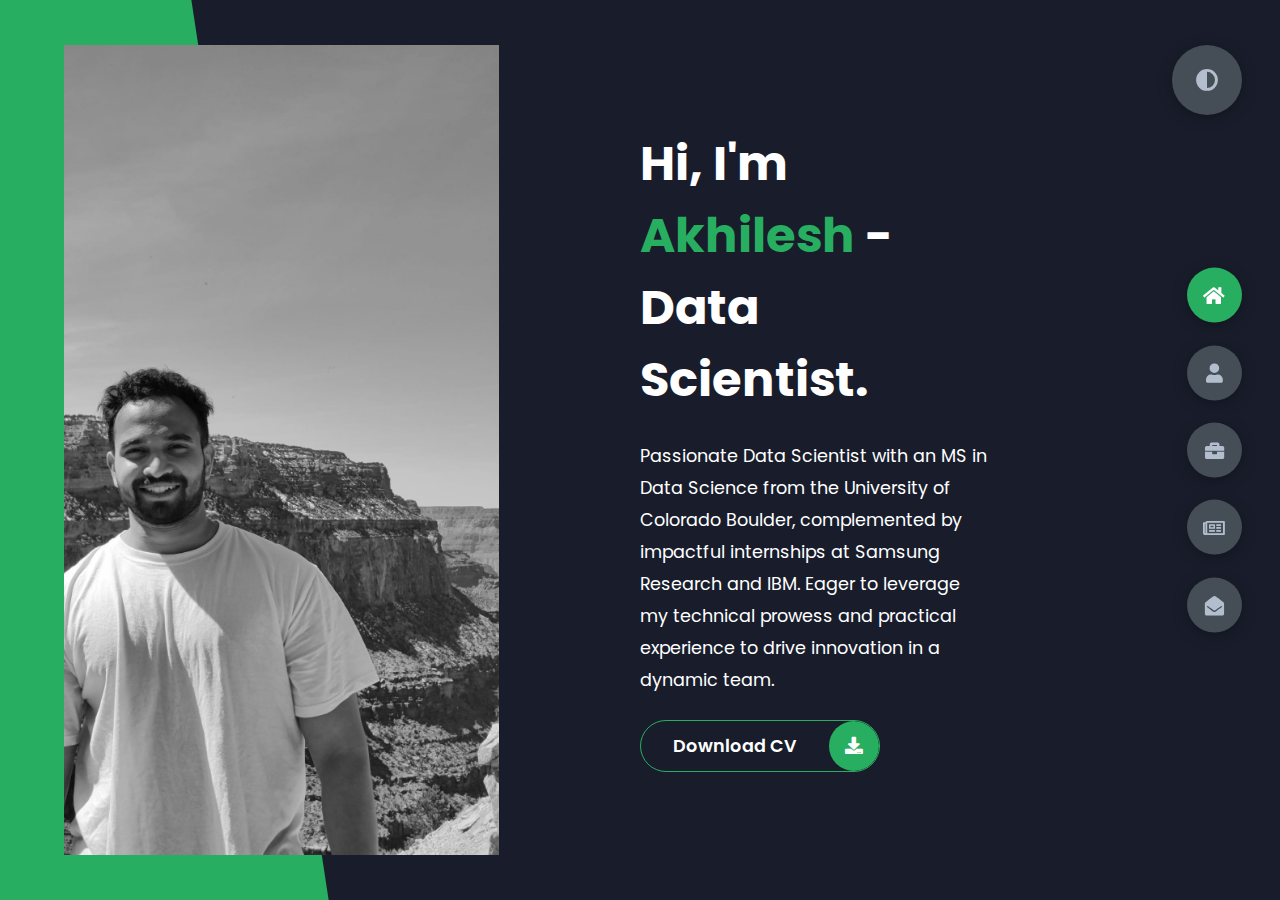
<file: index.html>
<!DOCTYPE html>
<html lang="en">
<head>
    <meta charset="UTF-8">
    <meta http-equiv="X-UA-Compatible" content="IE=edge">
    <meta name="viewport" content="width=device-width, initial-scale=1.0">
    <title>Portfolio</title>
    <link rel="stylesheet" href="styles/styles.css">
    <link rel="preconnect" href="https://fonts.googleapis.com">
    <link rel="preconnect" href="https://fonts.gstatic.com" crossorigin>
    <link rel="stylesheet" href="https://cdnjs.cloudflare.com/ajax/libs/font-awesome/5.15.4/css/all.min.css" integrity="sha512-1ycn6IcaQQ40/MKBW2W4Rhis/DbILU74C1vSrLJxCq57o941Ym01SwNsOMqvEBFlcgUa6xLiPY/NS5R+E6ztJQ==" crossorigin="anonymous" referrerpolicy="no-referrer" />
    <link href="https://fonts.googleapis.com/css2?family=Poppins:wght@400;500;600;700;800&display=swap" rel="stylesheet">
</head>
<body class="main-content">
    <header class="container header active" id="home">
        <div class="header-content">
            <div class="left-header">
                <div class="h-shape"></div>
                <div class="image">
                    <img src="img/hero.jpeg" alt="">
                </div>
            </div>
            <div class="right-header">
                <h1 class="name">
                    Hi, I'm <span>Akhilesh</span>
                    - Data Scientist.
                </h1>
                <p>
                    Passionate Data Scientist with an MS in Data Science from the University of Colorado Boulder, complemented by impactful internships at Samsung Research and IBM. Eager to leverage my technical prowess and practical experience to drive innovation in a dynamic team.
                </p>
                <div class="btn-con">
                    <a href="Akhilesh_Patil_Resume.pdf" download="Akhilesh_Patil_Resume.pdf" class="main-btn">
                        <span class="btn-text">Download CV</span>
                        <span class="btn-icon"><i class="fas fa-download"></i></span>
                    </a>
                </div>
            </div>
        </div>
    </header>
    <main>
        <section class="container about" id="about">
            <div class="main-title">
                <h2>About <span>me</span><span class="bg-text">my stats</span></h2>
            </div>
            <div class="about-container">
                <div class="left-about">
                    <h4>Information About me</h4>
                    <p>
                        Hello! I'm Akhilesh Prashant Patil, a data enthusiast from Mountain View, California. I hold a Master's in Data Science from the University of Colorado Boulder and a Bachelor's in Computer Science from Ramaiah Institute of Technology.
                     </p>
                     <p> 
                        I've excelled as a Software Engineering Intern at Samsung, tackling user recommendations and cold start challenges. Additionally, I've worked as a Data Scientist at I.B.M., leading E.T.L. pipeline deployments and creating insightful dashboards.
                    </p>
                    <div class="btn-con">
                        <a href="Akhilesh_Patil_Resume.pdf" download="Akhilesh_Patil_Resume.pdf" class="main-btn">
                            <span class="btn-text">Download CV</span>
                            <span class="btn-icon"><i class="fas fa-download"></i></span>
                        </a>
                    </div>
                </div>
                <div class="right-about">
                    <div class="about-item">
                        <div class="abt-text">
                            <p class="large-text">20+</p>
                            <p class="small-text">Projects <br /> Completed</p>
                        </div>
                    </div>
                    <div class="about-item">
                        <div class="abt-text">
                            <p class="large-text">5</p>
                            <p class="small-text">Years of <br /> data science experience</p>
                        </div>
                    </div>
                    <div class="about-item">
                        <div class="abt-text">
                            <p class="large-text">6+</p>
                            <p class="small-text"> Publications </p>
                        </div>
                    </div>
                    <div class="about-item">
                        <div class="abt-text">
                            <p class="large-text">10+</p>
                            <p class="small-text">ML Tools <br /> known</p>
                        </div>
                    </div>
                </div>
            </div>
            <div class="about-stats">
                <h4 class="stat-title">My Skills</h4>
                <div class="progress-bars">
                    <div class="progress-bar">
                        <p class="prog-title">Python</p>
                        <div class="progress-con">
                            <p class="prog-text">90%</p>
                            <div class="progress">
                                <span class="html"></span>
                            </div>
                        </div>
                    </div>
                    <div class="progress-bar">
                        <p class="prog-title">SQL</p>
                        <div class="progress-con">
                            <p class="prog-text">80%</p>
                            <div class="progress">
                                <span class="css"></span>
                            </div>
                        </div>
                    </div>
                    <div class="progress-bar">
                        <p class="prog-title">R Programming</p>
                        <div class="progress-con">
                            <p class="prog-text">85%</p>
                            <div class="progress">
                                <span class="js"></span>
                            </div>
                        </div>
                    </div>
                    <div class="progress-bar">
                        <p class="prog-title">Machine Learning</p>
                        <div class="progress-con">
                            <p class="prog-text">90%</p>
                            <div class="progress">
                                <span class="react"></span>
                            </div>
                        </div>
                    </div>
                    <div class="progress-bar">
                        <p class="prog-title">Deep Learning</p>
                        <div class="progress-con">
                            <p class="prog-text">87%</p>
                            <div class="progress">
                                <span class="node"></span>
                            </div>
                        </div>
                    </div>
                    <div class="progress-bar">
                        <p class="prog-title">Natural Language Processing</p>
                        <div class="progress-con">
                            <p class="prog-text">80%</p>
                            <div class="progress">
                                <span class="python"></span>
                            </div>
                        </div>
                    </div>
                </div>
            </div>
            <h4 class="stat-title">My Timeline</h4>
            <div class="timeline">
                <div class="timeline-item">
                    <div class="tl-icon">
                        <i class="fas fa-briefcase"></i>
                    </div>
                    <p class="tl-duration">May 2023 - present</p>
                    <h5>Course Facilitator<span>C.U. Boulder - Data Science</span></h5>
                    <p>
                        Facilitating subjects like Data Science as a Field, Ethical issues in Data Science and Fundementals of Data Visualization
                    </p>
                </div>
                <div class="timeline-item">
                    <div class="tl-icon">
                        <i class="fas fa-briefcase"></i>
                    </div>
                    <p class="tl-duration">May 2023 - Aug 2023</p>
                    <h5>Software Engineer Intern<span> - Samsung Research America</span></h5>
                    <p>
                        Audited current methodologies to solve user-based recommendations for Bixby users of up to 6 months of historic data.
                    </p>
                </div>
                <div class="timeline-item">
                    <div class="tl-icon">
                        <i class="fas fa-briefcase"></i>
                    </div>
                    <p class="tl-duration">May 2022 - Present</p>
                    <h5>M.S in Data Science<span> - C.U Boulder</span></h5>
                    <p>
                        Completed courses like Intro to Statistics and Probability, Linear Models in R, Data Mining, Machine Learning and Text mining 
                    </p>
                </div>
                <div class="timeline-item">
                    <div class="tl-icon">
                        <i class="fas fa-briefcase"></i>
                    </div>
                    <p class="tl-duration">Jun 2019 - Jul 2022</p>
                    <h5>Data Scientist<span> - I.B.M. India Pvt. Ltd.</span></h5>
                    <p>
                        Led deployment of E.T.L. pipeline on IBM Cloud, processing 10+ daily client file updates.
                        Directed code development for an audio analytics dashboard serving telecom customers to visualize 22 K.P.Is in one go.
                        Coordinated with Business Analysts to manage 50+ K.P.Is for a Sustainability Development client.
                    </p>
                </div>
                <div class="timeline-item">
                    <div class="tl-icon">
                        <i class="fas fa-briefcase"></i>
                    </div>
                    <p class="tl-duration">Jun 2015 - May 2019</p>
                    <h5>Computer Science<span> - Ramaiah Institute of Technology</span></h5>                    
                    <p>
                        Explored and compiled research on an edge-based solution for audio emotion classification by analyzing the human tone.
                    </p>
                </div>
                <div class="timeline-item">
                    <div class="tl-icon">
                        <i class="fas fa-briefcase"></i>
                    </div>
                    <p class="tl-duration">Feb 2019 - May 2019</p>
                    <h5>A.I Research intern<span> - Robert Bosch</span></h5>
                    <p>
                        Awarded the best all-around outgoing student during graduation from undergraduate studies at Ramaiah Insti-tute of Technology.
                    </p>
                </div>
            </div>
        </section>
        <section class="container" id="portfolio">
            <div class="main-title">
                <h2>My <span>Portfolio</span><span class="bg-text">My Work</span></h2>
            </div>
            <p class="port-text">
                Here is some of my work that I've done in various programming languages.
            </p>
            <div class="portfolios">
                <div class="portfolio-item">
                    <div class="image">
                        <img src="img/port1.jpg" alt="">
                    </div>
                    <div class="hover-items">
                        <h3>Demographic Analysis</h3>
                        <div class="icons">
                            <a href="https://github.com/Akhilesh97/ml-website" class="icon">
                                <i class="fab fa-github"></i>
                            </a>
                            <a href="#" class="icon">
                                <i class="fab fa-behance"></i>
                            </a>
                            <a href="#" class="icon">
                                <i class="fab fa-youtube"></i>
                            </a>
                        </div>
                    </div>
                </div>
                <div class="portfolio-item">
                    <div class="image">
                        <img src="img/port2.jpg" alt="">
                    </div>
                    <div class="hover-items">
                        <h3>Analysis on Soda Taxes</h3>
                        <div class="icons">
                            <a href="https://github.com/Akhilesh97/text-mining-project" class="icon">
                                <i class="fab fa-github"></i>
                            </a>
                            <a href="#" class="icon">
                                <i class="fab fa-behance"></i>
                            </a>
                            <a href="#" class="icon">
                                <i class="fab fa-youtube"></i>
                            </a>
                        </div>
                    </div>
                </div>
                <div class="portfolio-item">
                    <div class="image">
                        <img src="img/port3.jpg" alt="">
                    </div>
                    <div class="hover-items">
                        <h3>Stock Buff</h3>
                        <div class="icons">
                            <a href="https://github.com/Akhilesh97/StockBuff_Deployment" class="icon">
                                <i class="fab fa-github"></i>
                            </a>
                            <a href="#" class="icon">
                                <i class="fab fa-behance"></i>
                            </a>
                            <a href="#" class="icon">
                                <i class="fab fa-youtube"></i>
                            </a>
                        </div>
                    </div>
                </div>
                <div class="portfolio-item">
                    <div class="image">
                        <img src="img/port4.jpg" alt="">
                    </div>
                    <div class="hover-items">
                        <h3>Student GPA Prediction</h3>
                        <div class="icons">
                            <a href="https://github.com/Akhilesh97/Student-Grade-Point-Predictor" class="icon">
                                <i class="fab fa-github"></i>
                            </a>
                            <a href="#" class="icon">
                                <i class="fab fa-behance"></i>
                            </a>
                            <a href="#" class="icon">
                                <i class="fab fa-youtube"></i>
                            </a>
                        </div>
                    </div>
                </div>
                <div class="portfolio-item">
                    <div class="image">
                        <img src="img/port5.png" alt="">
                    </div>
                    <div class="hover-items">
                        <h3>Unsupervised Learning</h3>
                        <div class="icons">
                            <a href="https://github.com/Akhilesh97/Unsupervised-Learning" class="icon">
                                <i class="fab fa-github"></i>
                            </a>
                            <a href="#" class="icon">
                                <i class="fab fa-behance"></i>
                            </a>
                            <a href="#" class="icon">
                                <i class="fab fa-youtube"></i>
                            </a>
                        </div>
                    </div>
                </div>
                <div class="portfolio-item">
                    <div class="image">
                        <img src="img/port6.png" alt="">
                    </div>
                    <div class="hover-items">
                        <h3>Question Paper Builder</h3>
                        <div class="icons">
                            <a href="https://github.com/Akhilesh97/QuestionPaperBuilder" class="icon">
                                <i class="fab fa-github"></i>
                            </a>
                            <a href="#" class="icon">
                                <i class="fab fa-behance"></i>
                            </a>
                            <a href="#" class="icon">
                                <i class="fab fa-youtube"></i>
                            </a>
                        </div>
                    </div>
                </div>                
            </div>
        </section>
        <section class="container" id="blogs">
            <div class="blogs-content">
                <div class="main-title">
                    <h2>My <span>Publications</span><span class="bg-text">My Publications</span></h2>
                </div>
                <div class="blogs">
                    <div class="blog">
                        <img src="img/blog1.jpg" alt="">
                        <div class="blog-text">
                            <h4>
                                Simulating the Concept of Self Driving Cars
                            </h4>
                            <p>
                               Testing before deployment is crucial for software/hardware. An effective simulated environment ensures functionality. Our research creates such an environment for self-driving cars. It aids tech companies in algorithm testing and designing test scenarios. The simulation involves an agent overcoming obstacles, mirroring a game.
                            </p>
                        </div>
                        <div class="hover-items">
                            <h3>Date of Issue</h3>
                            <div class="icons">
                                <a href="https://doi.org/10.1007/978-981-15-7106-0_32" class="icon">
                                    Springer
                                </a>                                
                            </div>
                        </div>
                    </div>
                    <div class="blog">
                        <img src="img/blog2.png" alt="">
                        <div class="blog-text">
                            <h4>
                               A Semiautomated Question Paper Builder Using Long Short-Term Memory Neural Networks. 
                            </h4>
                            <p>
                                We propose an automated question paper generation model using deep learning. Our LSTM-based approach classifies questions by taxonomy level and chapter, predicting marks. This reduces human effort in question allocation and maintains standards in paper creation.
                            </p>
                        </div>
                        <div class="hover-items">
                            <h3>Date of Issue</h3>
                            <div class="icons">
                                <a href="https://doi.org/10.1007/978-981-13-5953-8_29" class="icon">
                                    Springer
                                </a>                                
                            </div>
                        </div>
                    </div>
                    <div class="blog">
                        <img src="img/blog3.jpg" alt="">
                        <div class="blog-text">
                            <h4>
                                A Study of Opinion Mining and Data Mining Techniques to Analyse the Cryptocurrency Market
                            </h4>
                            <p>
                                Predicting crypto values using LSTM model with sentiment analysis: Bitcoin, Litecoin, Ethereum. Comparison with opinion mining for market insight
                            </p>
                        </div>
                        <div class="hover-items">
                            <h3>Date of Issue</h3>
                            <div class="icons">
                                <a href="https://ieeexplore.ieee.org/document/8768762" class="icon">
                                    I.E.E.E Xplore
                                </a>                                
                            </div>
                        </div>
                    </div>
                    <div class="blog">
                        <img src="img/blog4.jpg" alt="">
                        <div class="blog-text">
                            <h4>
                                An Effective Natural Language Understanding Model Using Deep Learning and PyDial Toolkit
                            </h4>
                            <p>
                                Efficient bi-directional LSTM-based model enhances human-like understanding in spoken dialogue systems. It identifies slots using an ontology, aiding user tasks. Novel methodology enables domain-adaptable NLU models with 86% accuracy, ideal for voice-based agents
                            </p>
                        </div>
                        <div class="hover-items">
                            <h3>Date of Issue</h3>
                            <div class="icons">
                                <a href="https://ieeexplore.ieee.org/document/8524463" class="icon">
                                    I.E.E.E Xplore
                                </a>                                
                            </div>
                        </div>
                    </div>
                    <div class="blog">
                        <img src="img/port4.jpg" alt="">
                        <div class="blog-text">
                            <h4>
                            Effective Deep Learning Model to Predict Student Grade Point Averages
                            </h4>
                            <p>
                                This paper compares deep learning techniques for predicting student performance, focusing on recurrent neural networks (RNNs). Various RNN architectures were evaluated, with Bi-directional long short-term memory networks showing the lowest error (8.2%). Results were compared to other models in sections VIII and IX. This method's novelty lies in its memory-based approach, capturing score order relationships bidirectionally, outperforming decision trees, SVMs, and feed forward neural networks.
                            </p>
                        </div>
                        <div class="hover-items">
                            <h3>Date of Issue</h3>
                            <div class="icons">
                                <a href="https://ieeexplore.ieee.org/document/8524317" class="icon">
                                    I.E.E.E Xplore
                                </a>                                
                            </div>
                        </div>
                    </div>
                    <div class="blog">
                        <img src="img/blog6.jpg" alt="">
                        <div class="blog-text">
                            <h4>
                                Unsupervised Techniques to Develop a Social Networking Platform in an Educational Institute
                            </h4>
                            <p>
                                In today's diverse world, people naturally gravitate towards those who share their interests, forming connections at work, school, and within communities. Imagine a large institution admitting numerous students annually. Many are strangers, hindering educational collaboration. Our aim is to seamlessly connect students through unsupervised methods, fostering better interactions.
                            </p>
                        </div>
                        <div class="hover-items">
                            <h3>Date of Issue</h3>
                            <div class="icons">
                                <a href="https://ieeexplore.ieee.org/document/8524317" class="icon">
                                    I.E.E.E Xplore
                                </a>                                
                            </div>
                        </div>
                    </div>
                </div>
            </div>
        </section>
        <section class="container contact" id="contact">
            <div class="contact-container">
                <div class="main-title">
                    <h2>Contact <span>Me</span><span class="bg-text">Contact</span></h2>
                </div>
                <div class="contact-content-con">
                    <div class="left-contact">
                        <h4>Contact me here</h4>
                        <p>
                            Akhilesh Patil
                            University of Colorado, Boulder
                            Colorado - 80302
                        </p>
                        <div class="contact-info">
                            <div class="contact-item">
                                <div class="icon">
                                    <i class="fas fa-map-marker-alt"></i>
                                    <span>Location</span>
                                </div>
                                <p>
                                    : Colorado, United States
                                </p>
                            </div>
                            <div class="contact-item">
                                <div class="icon">
                                    <i class="fas fa-envelope"></i>
                                    <span>Email</span>
                                </div>
                                <p>
                                    <span>: akpa2888@colorado.edu</span>
                                </p>
                            </div>
                            <div class="contact-item">
                                <div class="icon">
                                    <i class="fas fa-user-graduate"></i>
                                    <span>Education</span>
                                </div>
                                <p>
                                    <span>: University of Colorado, Boulder</span>
                                </p>
                            </div>
                            <div class="contact-item">
                                <div class="icon">
                                    <i class="fas fa-user-graduate"></i>
                                    <span>Mobile Number</span>
                                </div>
                                <p>
                                    <span>: +17208438588</span>
                                </p>
                            </div>
                            <div class="contact-item">
                                <div class="icon">
                                    <i class="fas fa-globe-africa"></i>
                                    <span>Languages</span>
                                </div>
                                <p>
                                    <span>: English</span>
                                </p>
                            </div>
                        </div>
                        <div class="contact-icons">
                            <div class="contact-icon">
                                <a href="www.facebook.com" target="_blank">
                                    <i class="fab fa-facebook-f"></i>
                                </a>
                                <a href="#" target="_blank">
                                    <i class="fab fa-twitter"></i>
                                </a>
                                <a href="https://github.com/Akhilesh97" target="_blank">
                                    <i class="fab fa-github"></i>
                                </a>
                                <a href="#" target="_blank">
                                    <i class="fab fa-youtube"></i>
                                </a>
                            </div>
                        </div>
                    </div>
                    
                </div>
            </div>
        </section>
    </main>

    <div class="controls">
        <div class="control active-btn" data-id="home" >
            <i class="fas fa-home"></i>
        </div>
        <div class="control" data-id="about">
            <i class="fas fa-user"></i>
        </div>
        <div class="control" data-id="portfolio">
            <i class="fas fa-briefcase"></i>
        </div>
        <div class="control" data-id="blogs">
            <i class="far fa-newspaper"></i>
        </div>
        <div class="control" data-id="contact">
            <i class="fas fa-envelope-open"></i>
        </div>
    </div>
    <div class="theme-btn">
        <i class="fas fa-adjust"></i>
    </div>
    <script src="app.js"></script>
</body>
</html>
</file>
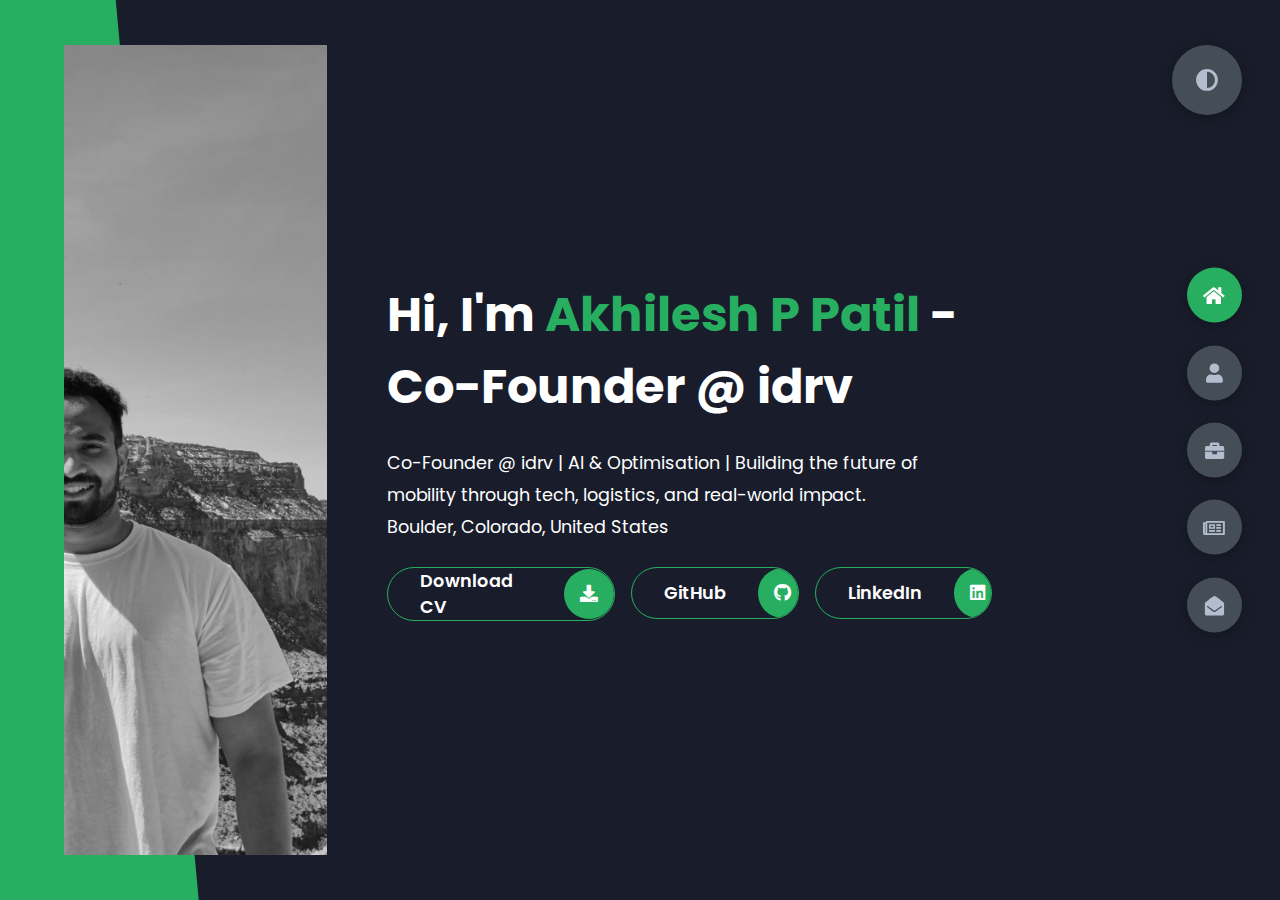
<file: profile.html>
<!DOCTYPE html>
<html lang="en">
<head>
    <meta charset="UTF-8">
    <meta http-equiv="X-UA-Compatible" content="IE=edge">
    <meta name="viewport" content="width=device-width, initial-scale=1.0">
    <title>Akhilesh Pati | Profile</title>
    <link rel="stylesheet" href="styles/styles.css">
    <link rel="preconnect" href="https://fonts.googleapis.com">
    <link rel="preconnect" href="https://fonts.gstatic.com" crossorigin>
    <link rel="stylesheet" href="https://cdnjs.cloudflare.com/ajax/libs/font-awesome/5.15.4/css/all.min.css" crossorigin="anonymous" />
    <link href="https://fonts.googleapis.com/css2?family=Poppins:wght@400;500;600;700;800&display=swap" rel="stylesheet">
</head>
<body class="main-content">
    <header class="container header active" id="home">
        <div class="header-content">
            <div class="left-header">
                <div class="h-shape"></div>
                <div class="image">
                    <img src="img/hero.jpeg" alt="Akhilesh Pati">
                </div>
            </div>
            <div class="right-header">
                <h1 class="name">
                    Hi, I'm <span>Akhilesh P Patil</span> - Co-Founder @ idrv
                </h1>
                <p>
                    Co-Founder @ idrv | AI & Optimisation | Building the future of mobility through tech, logistics, and real-world impact.<br>
                    Boulder, Colorado, United States
                </p>
                <div class="btn-con">
                    <a href="Akhilesh_Patil_Resume.pdf" download="Akhilesh_Patil_Resume.pdf" class="main-btn">
                        <span class="btn-text">Download CV</span>
                        <span class="btn-icon"><i class="fas fa-download"></i></span>
                    </a>
                    <a href="https://github.com/Akhilesh97" target="_blank" class="main-btn" style="margin-left: 1rem;">
                        <span class="btn-text">GitHub</span>
                        <span class="btn-icon"><i class="fab fa-github"></i></span>
                    </a>
                    <a href="https://www.linkedin.com/in/akhilesh199797" target="_blank" class="main-btn" style="margin-left: 1rem;">
                        <span class="btn-text">LinkedIn</span>
                        <span class="btn-icon"><i class="fab fa-linkedin"></i></span>
                    </a>
                </div>
            </div>
        </div>
    </header>
    <main>
        <section class="container about" id="about">
            <div class="main-title">
                <h2>About <span>me</span><span class="bg-text">summary</span></h2>
            </div>
            <div class="about-container">
                <div class="left-about">
                    <h4>Summary</h4>
                    <p>
                        Co-founder at idrv, leading a high-impact mobility startup from concept to launch (0-1). Built and scaled cross-functional teams, delivered patent-pending AI solutions, and drove real-world transformation in transportation. Passionate about team leadership, product innovation, and leveraging AI/ML for operational excellence and user experience.
                    </p>
                </div>
                <div class="right-about">
                    <div class="about-item">
                        <div class="abt-text">
                            <p class="large-text">6+</p>
                            <p class="small-text">Years <br /> Experience</p>
                        </div>
                    </div>
                    <div class="about-item">
                        <div class="abt-text">
                            <p class="large-text">0-1</p>
                            <p class="small-text">Startup <br /> Launch</p>
                        </div>
                    </div>
                    <div class="about-item">
                        <div class="abt-text">
                            <p class="large-text">10+</p>
                            <p class="small-text">AI/ML <br /> Projects</p>
                        </div>
                    </div>
                    <div class="about-item">
                        <div class="abt-text">
                            <p class="large-text">3x</p>
                            <p class="small-text">Teams <br /> Built</p>
                        </div>
                    </div>
                </div>
            </div>
            <div class="about-stats">
                <h4 class="stat-title">Key Skills</h4>
                <div class="progress-bars">
                    <div class="progress-bar">
                        <p class="prog-title">Predictive Analytics</p>
                        <div class="progress-con">
                            <p class="prog-text">95%</p>
                            <div class="progress">
                                <span class="html"></span>
                            </div>
                        </div>
                    </div>
                    <div class="progress-bar">
                        <p class="prog-title">Data Engineering</p>
                        <div class="progress-con">
                            <p class="prog-text">90%</p>
                            <div class="progress">
                                <span class="css"></span>
                            </div>
                        </div>
                    </div>
                    <div class="progress-bar">
                        <p class="prog-title">Machine Learning</p>
                        <div class="progress-con">
                            <p class="prog-text">92%</p>
                            <div class="progress">
                                <span class="js"></span>
                            </div>
                        </div>
                    </div>
                    <div class="progress-bar">
                        <p class="prog-title">Natural Language Processing (NLP)</p>
                        <div class="progress-con">
                            <p class="prog-text">90%</p>
                            <div class="progress">
                                <span class="react"></span>
                            </div>
                        </div>
                    </div>
                    <div class="progress-bar">
                        <p class="prog-title">Python</p>
                        <div class="progress-con">
                            <p class="prog-text">95%</p>
                            <div class="progress">
                                <span class="node"></span>
                            </div>
                        </div>
                    </div>
                    <div class="progress-bar">
                        <p class="prog-title">Product Leadership</p>
                        <div class="progress-con">
                            <p class="prog-text">90%</p>
                            <div class="progress">
                                <span class="python"></span>
                            </div>
                        </div>
                    </div>
                    <div class="progress-bar">
                        <p class="prog-title">Team Building</p>
                        <div class="progress-con">
                            <p class="prog-text">88%</p>
                            <div class="progress">
                                <span class="css"></span>
                            </div>
                        </div>
                    </div>
                    <div class="progress-bar">
                        <p class="prog-title">Generative AI</p>
                        <div class="progress-con">
                            <p class="prog-text">85%</p>
                            <div class="progress">
                                <span class="html"></span>
                            </div>
                        </div>
                    </div>
                    <div class="progress-bar">
                        <p class="prog-title">Cloud Platforms</p>
                        <div class="progress-con">
                            <p class="prog-text">80%</p>
                            <div class="progress">
                                <span class="js"></span>
                            </div>
                        </div>
                    </div>
                </div>
            </div>
            <h4 class="stat-title">My Timeline</h4>
            <div class="timeline modern-timeline" id="modern-timeline">
                <div class="timeline-item timeline-current" tabindex="0">
                    <div class="timeline-dot"></div>
                    <div class="timeline-content">
                        <div class="timeline-header">
                            <span class="tl-duration">May 2024 - Present</span>
                            <span class="tl-role">Data Scientist, Business Development & Operations</span>
                            <span class="tl-company">@ idrv.ai</span>
                        </div>
                        <div class="tl-summary"><b>Leading AI, business, and operations for a mobility startup.</b></div>
                        <div class="tl-details">
                            <ul class="tl-bullets">
                                <li>Launched idrv from concept to live product (0-1 journey)</li>
                                <li>Built and scaled cross-functional teams</li>
                                <li>Delivered patent-pending AI solutions for mobility</li>
                            </ul>
                        </div>
                    </div>
                </div>
                <div class="timeline-item" tabindex="0">
                    <div class="timeline-dot"></div>
                    <div class="timeline-content">
                        <div class="timeline-header">
                            <span class="tl-duration">Jan 2024 - May 2024</span>
                            <span class="tl-role">Startup Business Innovator</span>
                            <span class="tl-company">@ idrv.ai</span>
                        </div>
                        <div class="tl-summary"><b>Early-stage business and product innovation.</b></div>
                        <div class="tl-details">
                            <ul class="tl-bullets">
                                <li>Developed go-to-market and business strategy</li>
                                <li>Coordinated product, ops, and tech teams</li>
                            </ul>
                        </div>
                    </div>
                </div>
                <div class="timeline-item" tabindex="0">
                    <div class="timeline-dot"></div>
                    <div class="timeline-content">
                        <div class="timeline-header">
                            <span class="tl-duration">May 2023 - May 2024</span>
                            <span class="tl-role">Course Facilitator</span>
                            <span class="tl-company">@ University of Colorado Boulder</span>
                        </div>
                        <div class="tl-summary"><b>Facilitated advanced data science courses.</b></div>
                        <div class="tl-details">
                            <ul class="tl-bullets">
                                <li>Led courses in Data Science, Ethics, Visualization, Algorithms</li>
                                <li>Mentored students in project-based learning</li>
                            </ul>
                        </div>
                    </div>
                </div>
                <div class="timeline-item" tabindex="0">
                    <div class="timeline-dot"></div>
                    <div class="timeline-content">
                        <div class="timeline-header">
                            <span class="tl-duration">May 2023 - Aug 2023</span>
                            <span class="tl-role">Software Engineer Intern</span>
                            <span class="tl-company">@ Samsung Research America</span>
                        </div>
                        <div class="tl-summary"><b>Developed ML solutions for user recommendations.</b></div>
                        <div class="tl-details">
                            <ul class="tl-bullets">
                                <li>Analyzed Bixby user data for personalized recommendations</li>
                                <li>Audited and improved ML methodologies</li>
                            </ul>
                        </div>
                    </div>
                </div>
                <div class="timeline-item" tabindex="0">
                    <div class="timeline-dot"></div>
                    <div class="timeline-content">
                        <div class="timeline-header">
                            <span class="tl-duration">Jul 2019 - Jul 2022</span>
                            <span class="tl-role">Data Scientist</span>
                            <span class="tl-company">@ IBM</span>
                        </div>
                        <div class="tl-summary"><b>Delivered analytics and AI solutions for global clients.</b></div>
                        <div class="tl-details">
                            <ul class="tl-bullets">
                                <li>Built audio emotion recognition and Covid analytics dashboards</li>
                                <li>Led ETL pipeline and explainable AI projects</li>
                                <li>Coordinated KPIs for sustainability and healthcare</li>
                            </ul>
                        </div>
                    </div>
                </div>
                <div class="timeline-item" tabindex="0">
                    <div class="timeline-dot"></div>
                    <div class="timeline-content">
                        <div class="timeline-header">
                            <span class="tl-duration">Feb 2019 - May 2019</span>
                            <span class="tl-role">AI Research Intern</span>
                            <span class="tl-company">@ Robert Bosch Engineering and Business Solutions</span>
                        </div>
                        <div class="tl-summary"><b>Researched edge-based audio emotion classification.</b></div>
                        <div class="tl-details">
                            <ul class="tl-bullets">
                                <li>Developed and tested emotion recognition models</li>
                            </ul>
                        </div>
                    </div>
                </div>
                <div class="timeline-item" tabindex="0">
                    <div class="timeline-dot"></div>
                    <div class="timeline-content">
                        <div class="timeline-header">
                            <span class="tl-duration">May 2018 - Dec 2018</span>
                            <span class="tl-role">Machine Learning Scientist Intern</span>
                            <span class="tl-company">@ Intel Indexer</span>
                        </div>
                        <div class="tl-summary"><b>Worked on deep learning models for analytics.</b></div>
                        <div class="tl-details">
                            <ul class="tl-bullets">
                                <li>Implemented LSTM, RNN, GRU models for data analysis</li>
                            </ul>
                        </div>
                    </div>
                </div>
            </div>
        </section>
        <section class="container" id="portfolio">
            <div class="main-title">
                <h2>My <span>Portfolio</span><span class="bg-text">My Work</span></h2>
            </div>
            <p class="port-text">
                Here is some of my work that I've done in various programming languages.
            </p>
            <div class="portfolios">
                <div class="portfolio-item">
                    <div class="image">
                        <img src="img/port1.jpg" alt="Demographic Analysis">
                    </div>
                    <div class="hover-items">
                        <h3>Demographic Analysis</h3>
                        <div class="icons">
                            <a href="https://github.com/Akhilesh97/ml-website" class="icon" target="_blank">
                                <i class="fab fa-github"></i>
                            </a>
                        </div>
                    </div>
                </div>
                <div class="portfolio-item">
                    <div class="image">
                        <img src="img/port2.jpg" alt="Analysis on Soda Taxes">
                    </div>
                    <div class="hover-items">
                        <h3>Analysis on Soda Taxes</h3>
                        <div class="icons">
                            <a href="https://github.com/Akhilesh97/text-mining-project" class="icon" target="_blank">
                                <i class="fab fa-github"></i>
                            </a>
                        </div>
                    </div>
                </div>
                <div class="portfolio-item">
                    <div class="image">
                        <img src="img/port3.jpg" alt="Stock Buff">
                    </div>
                    <div class="hover-items">
                        <h3>Stock Buff</h3>
                        <div class="icons">
                            <a href="https://github.com/Akhilesh97/StockBuff_Deployment" class="icon" target="_blank">
                                <i class="fab fa-github"></i>
                            </a>
                        </div>
                    </div>
                </div>
                <div class="portfolio-item">
                    <div class="image">
                        <img src="img/port4.jpg" alt="Student GPA Prediction">
                    </div>
                    <div class="hover-items">
                        <h3>Student GPA Prediction</h3>
                        <div class="icons">
                            <a href="https://github.com/Akhilesh97/Student-Grade-Point-Predictor" class="icon" target="_blank">
                                <i class="fab fa-github"></i>
                            </a>
                        </div>
                    </div>
                </div>
                <div class="portfolio-item">
                    <div class="image">
                        <img src="img/port5.png" alt="Unsupervised Learning">
                    </div>
                    <div class="hover-items">
                        <h3>Unsupervised Learning</h3>
                        <div class="icons">
                            <a href="https://github.com/Akhilesh97/Unsupervised-Learning" class="icon" target="_blank">
                                <i class="fab fa-github"></i>
                            </a>
                        </div>
                    </div>
                </div>
                <div class="portfolio-item">
                    <div class="image">
                        <img src="img/port6.png" alt="Question Paper Builder">
                    </div>
                    <div class="hover-items">
                        <h3>Question Paper Builder</h3>
                        <div class="icons">
                            <a href="https://github.com/Akhilesh97/QuestionPaperBuilder" class="icon" target="_blank">
                                <i class="fab fa-github"></i>
                            </a>
                        </div>
                    </div>
                </div>
            </div>
        </section>
        <section class="container" id="blogs">
            <div class="blogs-content">
                <div class="main-title">
                    <h2>My <span>Publications</span><span class="bg-text">My Publications</span></h2>
                </div>
                <div class="blogs">
                    <div class="blog">
                        <img src="img/blog6.jpg" alt="Unsupervised Techniques to Develop a Social Networking Platform in an Educational Institute">
                        <div class="blog-text">
                            <h4>Unsupervised Techniques to Develop a Social Networking Platform in an Educational Institute</h4>
                        </div>
                    </div>
                    <div class="blog">
                        <img src="img/blog1.jpg" alt="Simulating the Concept of Self Driving Cars Using Reinforcement and Deep Q Learning">
                        <div class="blog-text">
                            <h4>Simulating the Concept of Self Driving Cars Using Reinforcement and Deep Q Learning</h4>
                        </div>
                    </div>
                    <div class="blog">
                        <img src="img/blog3.jpg" alt="Predictive Analysis of Tweets on GST in India using Machine Learning">
                        <div class="blog-text">
                            <h4>Predictive Analysis of Tweets on Goods and Services Tax(GST) in India using Machine Learning</h4>
                        </div>
                    </div>
                    <div class="blog">
                        <img src="img/blog4.jpg" alt="An Effective Natural Language Understanding Model Using Deep Learning and PyDial Toolkit">
                        <div class="blog-text">
                            <h4>An Effective Natural Language Understanding Model Using Deep Learning and PyDial Toolkit</h4>
                        </div>
                    </div>
                    <div class="blog">
                        <img src="img/blog2.png" alt="A Semi-Automated Question Paper Builder using Long Short-Term Memory Neural Networks">
                        <div class="blog-text">
                            <h4>A Semi-Automated Question Paper Builder using Long Short-Term Memory Neural Networks</h4>
                        </div>
                    </div>
                </div>
            </div>
        </section>
        <section class="container contact" id="contact">
            <div class="contact-container">
                <div class="main-title">
                    <h2>Contact <span>Me</span><span class="bg-text">Contact</span></h2>
                </div>
                <div class="contact-content-con">
                    <div class="left-contact">
                        <h4>Contact me here</h4>
                        <p>
                            Akhilesh Patil<br>
                            Boulder, Colorado, United States
                        </p>
                        <div class="contact-info">
                            <div class="contact-item">
                                <div class="icon">
                                    <i class="fas fa-phone"></i>
                                    <span>Phone</span>
                                </div>
                                <p>: +1 720-843-8588 (Home)</p>
                            </div>
                            <div class="contact-item">
                                <div class="icon">
                                    <i class="fas fa-envelope"></i>
                                    <span>Email</span>
                                </div>
                                <p><span>: apatil1997@gmail.com</span></p>
                            </div>
                            <div class="contact-item">
                                <div class="icon">
                                    <i class="fab fa-linkedin"></i>
                                    <span>LinkedIn</span>
                                </div>
                                <p><span>: <a href="https://www.linkedin.com/in/akhilesh199797" target="_blank">akhilesh199797</a></span></p>
                            </div>
                        </div>
                        <div class="contact-icons">
                            <div class="contact-icon">
                                <a href="https://github.com/Akhilesh97" target="_blank">
                                    <i class="fab fa-github"></i>
                                </a>
                                <a href="https://www.linkedin.com/in/akhilesh199797" target="_blank">
                                    <i class="fab fa-linkedin"></i>
                                </a>
                            </div>
                        </div>
                    </div>
                </div>
            </div>
        </section>
    </main>
    <div class="controls">
        <div class="control active-btn" data-id="home" >
            <i class="fas fa-home"></i>
        </div>
        <div class="control" data-id="about">
            <i class="fas fa-user"></i>
        </div>
        <div class="control" data-id="portfolio">
            <i class="fas fa-briefcase"></i>
        </div>
        <div class="control" data-id="blogs">
            <i class="far fa-newspaper"></i>
        </div>
        <div class="control" data-id="contact">
            <i class="fas fa-envelope-open"></i>
        </div>
    </div>
    <div class="theme-btn">
        <i class="fas fa-adjust"></i>
    </div>
    <script src="app.js"></script>
    <script>
    // Timeline expand/collapse logic
    const timeline = document.getElementById('modern-timeline');
    const items = timeline.querySelectorAll('.timeline-item');
    items.forEach((item) => {
        // Collapse all by default
        const details = item.querySelector('.tl-details');
        details.style.display = 'none';
        item.classList.remove('expanded');
        item.addEventListener('click', function(e) {
            // Collapse all
            items.forEach((itm) => {
                itm.classList.remove('expanded');
                itm.querySelector('.tl-details').style.display = 'none';
            });
            // Expand this
            item.classList.add('expanded');
            details.style.display = 'block';
        });
        item.addEventListener('keypress', function(e) {
            if (e.key === 'Enter' || e.key === ' ') {
                item.click();
            }
        });
    });
    </script>
    <style>
    .modern-timeline {
        position: relative;
        margin: 3rem 0 2rem 0;
        padding-left: 30px;
        border-left: 3px solid var(--color-secondary);
    }
    .modern-timeline .timeline-item {
        position: relative;
        margin-bottom: 2.5rem;
        transition: box-shadow 0.3s, background 0.3s, border 0.3s;
        background: var(--color-grey-5);
        border-radius: 12px;
        box-shadow: 0 2px 12px rgba(35,41,70,0.07);
        padding: 1.5rem 2rem 1.5rem 2.5rem;
        cursor: pointer;
        border-left: 6px solid transparent;
        outline: none;
    }
    .modern-timeline .timeline-item.timeline-current {
        border-left: 6px solid var(--color-accent);
        background: var(--color-secondary);
        color: var(--color-primary);
        box-shadow: 0 4px 18px rgba(46,196,182,0.13);
    }
    .modern-timeline .timeline-dot {
        position: absolute;
        left: -38px;
        top: 1.5rem;
        width: 22px;
        height: 22px;
        background: var(--color-secondary);
        border-radius: 50%;
        border: 4px solid var(--color-white);
        box-shadow: 0 0 0 4px var(--color-accent);
        z-index: 2;
        transition: background 0.3s;
    }
    .modern-timeline .timeline-item.timeline-current .timeline-dot {
        background: var(--color-accent);
        box-shadow: 0 0 0 6px var(--color-secondary);
    }
    .modern-timeline .timeline-header {
        display: flex;
        flex-wrap: wrap;
        gap: 1rem;
        align-items: center;
        margin-bottom: 0.5rem;
        font-size: 1.1rem;
        font-weight: 600;
    }
    .modern-timeline .tl-duration {
        color: var(--color-accent);
        font-weight: 700;
    }
    .modern-timeline .tl-role {
        color: var(--color-white);
        font-weight: 700;
    }
    .modern-timeline .timeline-current .tl-role {
        color: var(--color-primary);
    }
    .modern-timeline .tl-company {
        color: var(--color-grey-2);
        font-weight: 500;
    }
    .modern-timeline .tl-summary {
        margin-bottom: 0.5rem;
        font-size: 1.05rem;
    }
    .modern-timeline .tl-details {
        display: block;
        margin-bottom: 0.5rem;
        transition: max-height 0.3s, opacity 0.3s;
    }
    .modern-timeline .tl-bullets {
        margin: 0 0 0 1.2rem;
        color: var(--color-grey-2);
        font-size: 1rem;
        padding-left: 0.5rem;
    }
    .modern-timeline .timeline-item:not(.expanded) .tl-details {
        display: none;
    }
    .modern-timeline .timeline-item.expanded, .modern-timeline .timeline-item:focus {
        background: var(--color-secondary);
        color: var(--color-primary);
        box-shadow: 0 6px 24px rgba(46,196,182,0.18);
        border-left: 6px solid var(--color-accent);
        z-index: 1;
    }
    .modern-timeline .timeline-item.expanded .tl-role,
    .modern-timeline .timeline-item.expanded .tl-company,
    .modern-timeline .timeline-item.expanded .tl-summary,
    .modern-timeline .timeline-item.expanded .tl-bullets {
        color: var(--color-primary);
    }
    @media (max-width: 700px) {
        .modern-timeline {
            padding-left: 10px;
        }
        .modern-timeline .timeline-item {
            padding: 1rem 1rem 1rem 1.5rem;
        }
        .modern-timeline .timeline-dot {
            left: -22px;
            width: 16px;
            height: 16px;
        }
    }
    </style>
</body>
</html>
</file>
<file: styles/styles.css>
* {
  margin: 0;
  padding: 0;
  box-sizing: border-box;
  list-style: none;
}

:root {
  --color-primary: #191d2b;
  --color-secondary: #27AE60;
  --color-white: #FFFFFF;
  --color-black: #000;
  --color-grey0: #f8f8f8;
  --color-grey-1: #dbe1e8;
  --color-grey-2: #b2becd;
  --color-grey-3: #6c7983;
  --color-grey-4: #454e56;
  --color-grey-5: #2a2e35;
  --color-grey-6: #12181b;
  --br-sm-2: 14px;
  --box-shadow-1: 0 3px 15px rgba(0,0,0,.3);
}

.light-mode {
  --color-primary: #FFFFFF;
  --color-secondary: #F56692;
  --color-white: #454e56;
  --color-black: #000;
  --color-grey0: #f8f8f8;
  --color-grey-1: #6c7983;
  --color-grey-2: #6c7983;
  --color-grey-3: #6c7983;
  --color-grey-4: #454e56;
  --color-grey-5: #f8f8f8;
  --color-grey-6: #12181b;
}

body {
  background-color: var(--color-primary);
  font-family: "Poppins", sans-serif;
  font-size: 1.1rem;
  color: var(--color-white);
  transition: all 0.4s ease-in-out;
}

a {
  display: inline-block;
  text-decoration: none;
  color: inherit;
  font-family: inherit;
}

header {
  min-height: 100vh;
  color: var(--color-white);
  overflow: hidden;
  padding: 0 !important;
}

section {
  min-height: 100vh;
  width: 100%;
  position: absolute;
  left: 0;
  top: 0;
  padding: 3rem 18rem;
}

.container {
  display: none;
  transform: translateY(-100%) scale(0);
  transition: all 0.4s ease-in-out;
  background-color: var(--color-primary);
}

.active {
  display: block;
  animation: appear 1s ease-in-out;
  transform: translateY(0) scaleY(1);
}
@keyframes appear {
  0% {
    transform: translateY(-100%) scaleY(0);
  }
  100% {
    transform: translateY(0) scaleY(1);
  }
}

.controls {
  position: fixed;
  z-index: 10;
  top: 50%;
  right: 3%;
  display: flex;
  flex-direction: column;
  align-items: center;
  justify-content: center;
  transform: translateY(-50%);
}
.controls .control {
  padding: 1rem;
  cursor: pointer;
  background-color: var(--color-grey-4);
  width: 55px;
  height: 55px;
  border-radius: 50%;
  display: flex;
  justify-content: center;
  align-items: center;
  margin: 0.7rem 0;
  box-shadow: var(--box-shadow-1);
}
.controls .control i {
  font-size: 1.2rem;
  color: var(--color-grey-2);
  pointer-events: none;
}
.controls .active-btn {
  background-color: var(--color-secondary);
  transition: all 0.4s ease-in-out;
}
.controls .active-btn i {
  color: var(--color-white);
}

.theme-btn {
  top: 5%;
  right: 3%;
  width: 70px;
  height: 70px;
  border-radius: 50%;
  background-color: var(--color-grey-4);
  cursor: pointer;
  position: fixed;
  display: flex;
  justify-content: center;
  align-items: center;
  box-shadow: 0 3px 15px rgba(0, 0, 0, 0.3);
  transition: all 0.1s ease-in-out;
}
.theme-btn:active {
  transform: translateY(-3px);
}
.theme-btn i {
  font-size: 1.4rem;
  color: var(--color-grey-2);
  pointer-events: none;
}

/*Header-content*/
.header-content {
  display: grid;
  grid-template-columns: repeat(2, 1fr);
  min-height: 100vh;
}
.header-content .left-header {
  display: flex;
  align-items: center;
  position: relative;
}
.header-content .left-header .h-shape {
  transition: all 0.4s ease-in-out;
  width: 65%;
  height: 100%;
  background-color: var(--color-secondary);
  position: absolute;
  left: 0;
  top: 0;
  z-index: -1;
  clip-path: polygon(0 0, 46% 0, 79% 100%, 0% 100%);
}
.header-content .left-header .image {
  border-radius: var(--br-sm-2);
  height: 90%;
  width: 68%;
  margin-left: 4rem;
  background-color: var(--color-black);
  transition: all 0.4s ease-in-out;
}
.header-content .left-header .image img {
  width: 100%;
  height: 100%;
  object-fit: cover;
  transition: all 0.4s ease-in-out;
  filter: grayscale(100%);
}
.header-content .left-header .image img:hover {
  filter: grayscale(0);
}
.header-content .right-header {
  display: flex;
  flex-direction: column;
  justify-content: center;
  padding-right: 18rem;
}
.header-content .right-header .name {
  font-size: 3rem;
}
.header-content .right-header .name span {
  color: var(--color-secondary);
}
.header-content .right-header p {
  margin: 1.5rem 0;
  line-height: 2rem;
}

/*About*/
.about-container {
  display: grid;
  grid-template-columns: repeat(2, 1fr);
  padding-top: 3.5rem;
  padding-bottom: 5rem;
}
.about-container .right-about {
  display: grid;
  grid-template-columns: repeat(2, 1fr);
  grid-gap: 2rem;
}
.about-container .right-about .about-item {
  border: 1px solid var(--color-grey-5);
  border-radius: 5px;
  transition: all 0.4s ease-in-out;
  box-shadow: 1px 2px 15px rgba(0, 0, 0, 0.1);
}
.about-container .right-about .about-item:hover {
  cursor: default;
  transform: translateY(-5px);
  border: 1px solid var(--color-secondary);
  box-shadow: 1px 4px 15px rgba(0, 0, 0, 0.32);
}
.about-container .right-about .about-item .abt-text {
  padding: 1.5rem;
  display: flex;
  flex-direction: column;
}
.about-container .right-about .about-item .abt-text .large-text {
  font-size: 3rem;
  font-weight: 700;
  color: var(--color-secondary);
}
.about-container .right-about .about-item .abt-text .small-text {
  padding-left: 3rem;
  position: relative;
  text-transform: uppercase;
  font-size: 1.2rem;
  color: var(--color-grey-1);
  letter-spacing: 2px;
}
.about-container .right-about .about-item .abt-text .small-text::before {
  content: "";
  position: absolute;
  left: 0;
  top: 15px;
  width: 2rem;
  height: 2px;
  background-color: var(--color-grey-5);
}
.about-container .left-about {
  padding-right: 5rem;
}
.about-container .left-about p {
  line-height: 2rem;
  padding: 1rem;
  color: var(--color-grey-1);
}
.about-container .left-about h4 {
  font-size: 2rem;
  text-transform: uppercase;
}

.about-stats {
  padding-bottom: 4rem;
}
.about-stats .progress-bars {
  display: grid;
  grid-template-columns: repeat(2, 1fr);
  grid-gap: 2rem;
}
.about-stats .progress-bars .progress-bar {
  display: flex;
  flex-direction: column;
}
.about-stats .progress-bars .progress-bar .prog-title {
  text-transform: uppercase;
  font-weight: 500;
}
.about-stats .progress-bars .progress-bar .progress-con {
  display: flex;
  align-items: center;
}
.about-stats .progress-bars .progress-bar .progress-con .prog-text {
  color: var(--color-grey-2);
}
.about-stats .progress-bars .progress-bar .progress-con .progress {
  width: 100%;
  height: 0.45rem;
  background-color: var(--color-grey-4);
  margin-left: 1rem;
  position: relative;
}
.about-stats .progress-bars .progress-bar .progress-con .progress span {
  position: absolute;
  top: 0;
  left: 0;
  height: 100%;
  background-color: var(--color-secondary);
  transition: all 0.4s ease-in-out;
  width: 60%;
}
.about-stats .progress-bars .progress-bar .progress-con .progress .html {
  width: 80%;
}
.about-stats .progress-bars .progress-bar .progress-con .progress .css {
  width: 95%;
}
.about-stats .progress-bars .progress-bar .progress-con .progress .js {
  width: 75%;
}
.about-stats .progress-bars .progress-bar .progress-con .progress .react {
  width: 60%;
}
.about-stats .progress-bars .progress-bar .progress-con .progress .node {
  width: 87%;
}
.about-stats .progress-bars .progress-bar .progress-con .progress .python {
  width: 70%;
}

.stat-title {
  text-transform: uppercase;
  font-size: 1.4rem;
  text-align: center;
  padding: 3.5rem 0;
  position: relative;
}
.stat-title::before {
  content: "";
  position: absolute;
  left: 50%;
  top: 0;
  width: 40%;
  height: 1px;
  background-color: var(--color-grey-5);
  transform: translateX(-50%);
}

/*Timeline*/
.timeline {
  display: grid;
  grid-template-columns: repeat(2, 1fr);
  grid-gap: 2rem;
  padding-bottom: 3rem;
}
.timeline .timeline-item {
  position: relative;
  padding-left: 3rem;
  border-left: 1px solid var(--color-grey-5);
}
.timeline .timeline-item .tl-icon {
  position: absolute;
  left: -27px;
  top: 0;
  background-color: var(--color-secondary);
  width: 50px;
  height: 50px;
  border-radius: 50%;
  display: flex;
  align-items: center;
  justify-content: center;
}
.timeline .timeline-item .tl-icon i {
  font-size: 1.3rem;
}
.timeline .timeline-item .tl-duration {
  padding: 0.2rem 0.6rem;
  background-color: var(--color-grey-5);
  border-radius: 15px;
  display: inline-block;
  font-size: 0.8rem;
  text-transform: uppercase;
  font-weight: 500;
}
.timeline .timeline-item h5 {
  padding: 1rem 0;
  text-transform: uppercase;
  font-size: 1.3rem;
  font-weight: 600;
}
.timeline .timeline-item h5 span {
  color: var(--color-grey-2);
  font-weight: 500;
  font-size: 1.2rem;
}
.timeline .timeline-item p {
  color: var(--color-grey-2);
}

.port-text {
  padding: 2rem 0;
  text-align: center;
}

.portfolios {
  display: grid;
  grid-template-columns: repeat(3, 1fr);
  grid-gap: 2rem;
  margin-top: 3rem;
}
.portfolios .portfolio-item {
  position: relative;
  border-radius: 15px;
}
.portfolios .portfolio-item img {
  width: 100%;
  height: 300px;
  object-fit: cover;
  border-radius: 15px;
}
.portfolios .portfolio-item .hover-items {
  width: 100%;
  height: 100%;
  background-color: var(--color-secondary);
  position: absolute;
  left: 0;
  top: 0;
  border-radius: 15px;
  display: flex;
  justify-content: center;
  align-items: center;
  flex-direction: column;
  opacity: 0;
  transform: scale(0);
  transition: all 0.4s ease-in-out;
}
.portfolios .portfolio-item .hover-items h3 {
  font-size: 1.5rem;
  color: var(--color-white);
  margin-bottom: 1.5rem;
}
.portfolios .portfolio-item .hover-items .icons {
  display: flex;
  justify-content: center;
  align-items: center;
}
.portfolios .portfolio-item .hover-items .icons .icon {
  background-color: var(--color-primary);
  border-radius: 50%;
  width: 50px;
  height: 50px;
  display: flex;
  align-items: center;
  justify-content: center;
  margin: 0 1rem;
  cursor: pointer;
  transition: all 0.4s ease-in-out;
}
.portfolios .portfolio-item .hover-items .icons .icon i {
  font-size: 1.5rem;
  color: var(--color-white);
  margin: 0 1rem;
}
.portfolios .portfolio-item .hover-items .icons .icon:hover {
  background-color: var(--color-white);
}
.portfolios .portfolio-item .hover-items .icons .icon:hover i {
  color: var(--color-primary);
}

.portfolio-item:hover .hover-items {
  opacity: 1;
  transform: scale(1);
}

.blogs {
  display: grid;
  grid-template-columns: repeat(3, 1fr);
  grid-gap: 2rem;
  margin-top: 3rem;
}
.blogs .blog {
  position: relative;
  background-color: var(--color-grey-5);
  border-radius: 5px;
  box-shadow: 1px 1px 20px rgba(0, 0, 0, 0.1);
  transition: all 0.4s ease-in-out;
}
.blogs .blog:hover {
  box-shadow: 1px 1px 20px rgba(0, 0, 0, 0.3);
  transform: translateY(-5px);
  transition: all 0.4s ease-in-out;
}
.blogs .blog:hover img {
  filter: grayscale(0);
  transform: scale(1.1);
  box-shadow: 0px 4px 15px rgba(0, 0, 0, 0.8);
}
.blogs .blog img {
  width: 100%;
  height: 300px;
  object-fit: cover;
  border-top-left-radius: 5px;
  border-top-right-radius: 5px;
  filter: grayscale(100%);
  transition: all 0.4s ease-in-out;
}
.blogs .blog .blog-text {
  margin-top: -7px;
  padding: 1.1rem;
  border-top: 8px solid var(--color-secondary);
}
.blogs .blog .blog-text h4 {
  font-size: 1.5rem;
  margin-bottom: 0.7rem;
  transition: all 0.4s ease-in-out;
  cursor: pointer;
}
.blogs .blog .blog-text h4:hover {
  color: var(--color-secondary);
}
.blogs .blog .blog-text p {
  color: var(--color-grey-2);
  line-height: 2rem;
  padding-bottom: 1rem;
}

.contact-content-con {
  display: flex;
  padding-top: 3.5rem;
}
.contact-content-con .left-contact {
  flex: 2;
}
.contact-content-con .left-contact h4 {
  margin-top: 1rem;
  font-size: 2rem;
  text-transform: uppercase;
}
.contact-content-con .left-contact p {
  margin: 1rem 0;
  line-height: 2rem;
}
.contact-content-con .left-contact .contact-info .contact-item {
  display: flex;
  align-items: center;
  justify-content: space-between;
}
.contact-content-con .left-contact .contact-info .contact-item p {
  margin: 0.3rem 0 !important;
  padding: 0 !important;
}
.contact-content-con .left-contact .contact-info .contact-item .icon {
  display: grid;
  grid-template-columns: 40px 1fr;
}
.contact-content-con .left-contact .contact-info .contact-item .icon i {
  display: flex;
  align-items: center;
  font-size: 1.3rem;
}
.contact-content-con .left-contact .contact-icon {
  display: flex;
  margin-top: 2rem;
}
.contact-content-con .left-contact .contact-icon a {
  display: flex;
  align-items: center;
  color: var(--color-white);
  background-color: var(--color-grey-5);
  cursor: pointer;
  justify-content: center;
  width: 50px;
  height: 50px;
  border-radius: 50%;
  margin: 0 0.4rem;
  transition: all 0.4s ease-in-out;
}
.contact-content-con .left-contact .contact-icon a:hover {
  background-color: var(--color-secondary);
}
.contact-content-con .left-contact .contact-icon a:hover i {
  color: var(--color-primary);
}
.contact-content-con .left-contact .contact-icon a i {
  display: flex;
  align-items: center;
  justify-content: center;
  font-size: 1.3rem;
}
.contact-content-con .right-contact {
  flex: 3;
  margin-left: 3rem;
}
.contact-content-con .right-contact .input-control {
  margin: 1.5rem 0;
}
.contact-content-con .right-contact .input-control input, .contact-content-con .right-contact .input-control textarea {
  border-radius: 30px;
  font-weight: inherit;
  font-size: inherit;
  font-family: inherit;
  padding: 0.8rem 1.1rem;
  outline: none;
  border: none;
  background-color: var(--color-grey-5);
  width: 100%;
  color: var(--color-white);
  resize: none;
}
.contact-content-con .right-contact .i-c-2 {
  display: flex;
}
.contact-content-con .right-contact .i-c-2 :last-child {
  margin-left: 1.5rem;
}
.contact-content-con .right-contact .submit-btn {
  display: flex;
  justify-content: flex-start;
}

/*Independed components*/
.btn-con {
  display: flex;
  align-self: flex-start;
}

.main-btn {
  border-radius: 30px;
  color: inherit;
  font-weight: 600;
  position: relative;
  border: 1px solid var(--color-secondary);
  display: flex;
  align-self: flex-start;
  align-items: center;
  overflow: hidden;
}
.main-btn .btn-text {
  padding: 0 2rem;
}
.main-btn .btn-icon {
  background-color: var(--color-secondary);
  display: flex;
  align-items: center;
  justify-content: center;
  border-radius: 50%;
  padding: 1rem;
}
.main-btn::before {
  content: "";
  position: absolute;
  top: 0;
  right: 0;
  transform: translateX(100%);
  transition: all 0.4s ease-out;
  z-index: -1;
}
.main-btn:hover {
  transition: all 0.4s ease-out;
}
.main-btn:hover::before {
  width: 100%;
  height: 100%;
  background-color: var(--color-secondary);
  transform: translateX(0);
  transition: all 0.4s ease-out;
}

.main-title {
  text-align: center;
}
.main-title h2 {
  position: relative;
  text-transform: uppercase;
  font-size: 4rem;
  font-weight: 700;
}
.main-title h2 span {
  color: var(--color-secondary);
}
.main-title h2 .bg-text {
  position: absolute;
  top: 50%;
  left: 50%;
  color: var(--color-grey-5);
  transition: all 0.4s ease-in-out;
  z-index: -1;
  transform: translate(-50%, -50%);
  font-weight: 800;
  font-size: 6.3rem;
}

.about-container .left-about p {
  padding-left: 0;
}

@media screen and (max-width: 600px) {
  header {
    padding: 0 !important;
  }

  .theme-btn {
    width: 50px;
    height: 50px;
  }

  .header-content {
    grid-template-columns: repeat(1, 1fr);
    padding-bottom: 6rem;
  }

  .left-header .h-shape {
    display: none;
  }

  .right-header {
    grid-row: 1;
    padding-right: 0rem !important;
    width: 90%;
    margin: 0 auto;
  }
  .right-header .name {
    font-size: 2.5rem !important;
    text-align: center;
    padding-top: 3rem;
  }

  .header-content .left-header .image {
    margin: 0 auto;
    width: 90%;
  }

  .controls {
    top: auto;
    bottom: 0;
    flex-direction: row;
    justify-content: center;
    left: 50%;
    transform: translateX(-50%);
    width: 100%;
    background-color: var(--color-grey-5);
  }
  .controls .control {
    margin: 1rem 0.3rem;
  }

  .about-container {
    grid-template-columns: repeat(1, 1fr);
  }
  .about-container .right-about {
    grid-template-columns: repeat(1, 1fr);
    padding-top: 2.5rem;
  }
  .about-container .left-about {
    padding-right: 0;
  }
  .about-container .left-about p {
    padding-left: 0;
  }

  .timeline {
    grid-template-columns: repeat(1, 1fr);
    padding-bottom: 6rem;
  }

  .container {
    padding: 2rem 2.5rem !important;
  }

  .about-stats .progress-bars {
    grid-template-columns: repeat(1, 1fr);
  }

  .portfolios {
    grid-template-columns: repeat(1, 1fr);
    padding-bottom: 6rem;
    margin-top: 1rem;
  }

  .blogs {
    grid-template-columns: repeat(1, 1fr);
    padding-bottom: 6rem;
  }

  .contact-content-con {
    flex-direction: column;
  }
  .contact-content-con .right-contact {
    margin-left: 0;
    margin-top: 2.5rem;
  }

  .contact-content-con .right-contact .i-c-2 {
    flex-direction: column;
  }

  .contact-content-con .right-contact .i-c-2 :last-child {
    margin-left: 0;
    margin-top: 1.5rem;
  }

  .contact-content-con .right-contact {
    margin-bottom: 6rem;
  }

  .contact-item {
    flex-direction: column;
    margin: 1rem 0;
  }
  .contact-item p {
    font-size: 15px;
    color: var(--color-grey-2);
  }
  .contact-item span {
    font-size: 15px;
  }
  .contact-item .icon {
    grid-template-columns: 25px 1fr;
  }

  .main-title h2 {
    font-size: 2rem;
  }
  .main-title h2 span {
    font-size: 2.3rem;
  }
  .main-title h2 .bg-text {
    font-size: 2.3rem;
  }
}
@media screen and (max-width: 1432px) {
  .container {
    padding: 7rem 11rem;
  }

  .contact-content-con {
    flex-direction: column;
  }
  .contact-content-con .right-contact {
    margin-left: 0;
    margin-top: 2.5rem;
  }

  .contact-content-con .right-contact .i-c-2 {
    flex-direction: column;
  }

  .contact-content-con .right-contact .i-c-2 :last-child {
    margin-left: 0;
    margin-top: 1.5rem;
  }

  .contact-content-con .right-contact {
    margin-bottom: 6rem;
  }

  .main-title h2 .bg-text {
    font-size: 5.5rem;
  }
}
@media screen and (max-width: 1250px) {
  .blogs {
    grid-template-columns: repeat(2, 1fr);
    margin-top: 6rem;
  }

  .portfolios {
    grid-template-columns: repeat(2, 1fr);
  }

  .header-content .right-header {
    padding-right: 9rem;
  }
}
@media screen and (max-width: 660px) {
  .blogs {
    grid-template-columns: repeat(1, 1fr);
  }

  .portfolios {
    grid-template-columns: repeat(1, 1fr);
  }
}
@media screen and (max-width: 1070px) {
  .about-container {
    grid-template-columns: repeat(1, 1fr);
  }
  .about-container .right-about {
    padding-top: 2.5rem;
  }

  .main-title h2 {
    font-size: 4rem;
  }
  .main-title h2 span {
    font-size: 4rem;
  }
  .main-title h2 .bg-text {
    font-size: 4.5rem;
  }
}
@media screen and (max-width: 970px) {
  .container {
    padding: 7rem 6rem;
  }

  .about-container .left-about {
    padding-right: 0rem;
  }

  .header-content {
    grid-template-columns: repeat(1, 1fr);
    padding-bottom: 6rem;
  }

  .left-header .h-shape {
    display: none;
  }
  .left-header .image {
    width: 90% !important;
    margin: 0 auto !important;
  }

  .right-header {
    grid-row: 1;
    padding-right: 0rem !important;
    width: 90%;
    margin: 0 auto;
  }
  .right-header .name {
    font-size: 2.5rem !important;
    text-align: center;
    padding-top: 3rem;
  }
}
@media screen and (max-width: 700px) {
  .container {
    padding: 7rem 3rem;
  }

  .about-stats .progress-bars {
    grid-template-columns: repeat(1, 1fr);
  }

  .about-container .right-about {
    grid-template-columns: repeat(1, 1fr);
  }

  .timeline {
    grid-template-columns: repeat(1, 1fr);
  }

  .main-title h2 {
    font-size: 3rem;
  }
  .main-title h2 span {
    font-size: 3rem;
  }
  .main-title h2 .bg-text {
    font-size: 4rem;
  }
}

/*# sourceMappingURL=styles.css.map */
</file>
